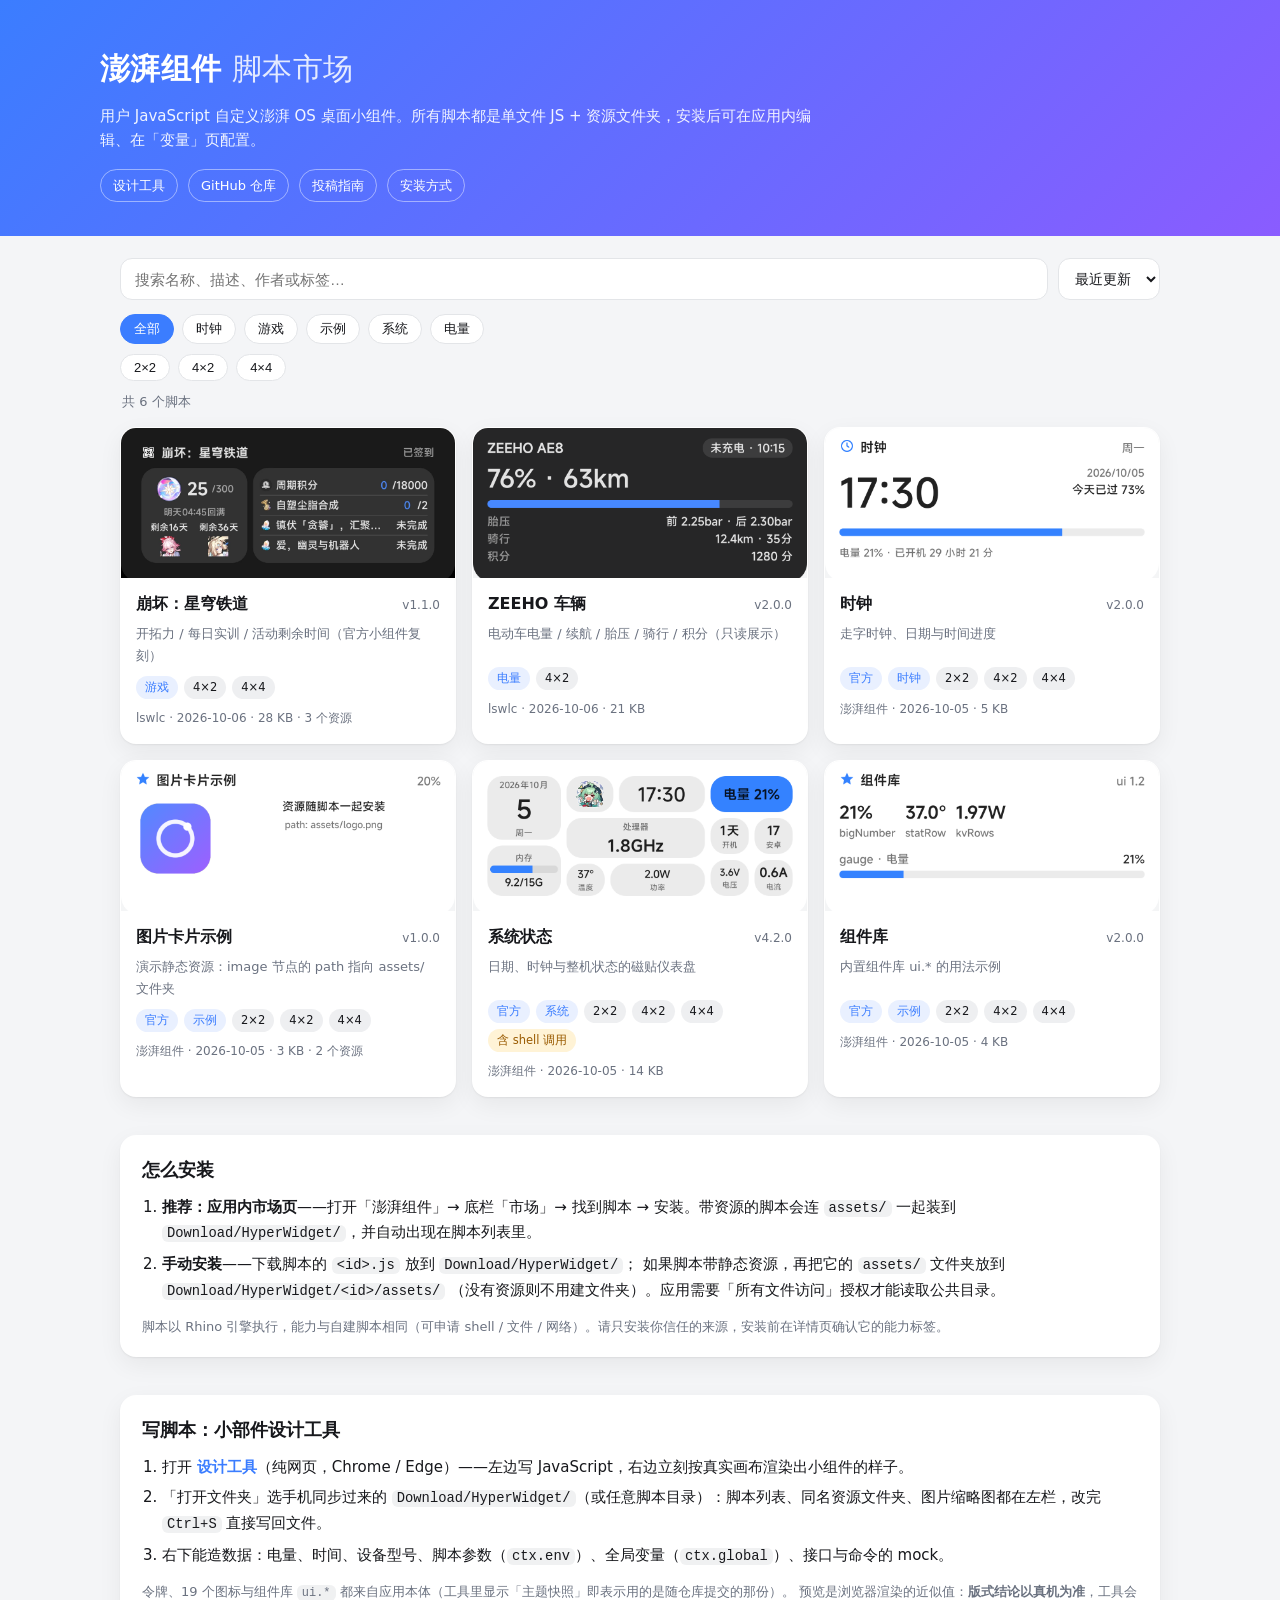
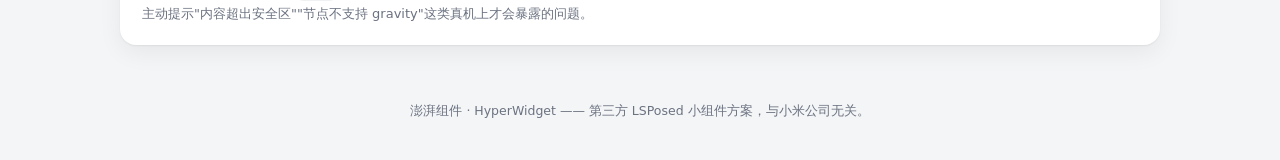
<file: index.html>
<!DOCTYPE html>
<html lang="zh-CN">
<head>
<meta charset="utf-8">
<meta name="viewport" content="width=device-width, initial-scale=1">
<title>澎湃组件 · 脚本市场</title>
<meta name="description" content="澎湃组件（HyperWidget）脚本市场：浏览、搜索与安装小组件 JavaScript 脚本。">
<link rel="stylesheet" href="web/style.css">
</head>
<body>
<header class="hero">
  <div class="hero-inner">
    <h1>澎湃组件 <span>脚本市场</span></h1>
    <p>用户 JavaScript 自定义澎湃 OS 桌面小组件。所有脚本都是单文件 JS + 资源文件夹，安装后可在应用内编辑、在「变量」页配置。</p>
    <nav class="hero-links">
      <a href="studio/" title="网页版小部件设计工具：左边写脚本、右边实时预览">设计工具</a>
      <a href="https://github.com/lswlc33/HyperWidgetMarket" target="_blank" rel="noopener">GitHub 仓库</a>
      <a href="https://github.com/lswlc33/HyperWidgetMarket/blob/main/README.md" target="_blank" rel="noopener">投稿指南</a>
      <a href="#install">安装方式</a>
    </nav>
  </div>
</header>

<main>
  <section class="toolbar">
    <input id="search" type="search" placeholder="搜索名称、描述、作者或标签…" autocomplete="off">
    <select id="sort" aria-label="排序">
      <option value="updated">最近更新</option>
      <option value="name">按名称</option>
      <option value="version">按版本</option>
    </select>
  </section>
  <section class="filters" id="categoryFilters" aria-label="分类筛选"></section>
  <section class="filters" id="sizeFilters" aria-label="尺寸筛选"></section>
  <p class="count" id="count"></p>
  <div class="grid" id="grid"></div>
  <p class="empty" id="empty" hidden>没有匹配的脚本</p>

  <section class="install" id="install">
    <h2>怎么安装</h2>
    <ol>
      <li><b>推荐：应用内市场页</b>——打开「澎湃组件」→ 底栏「市场」→ 找到脚本 → 安装。带资源的脚本会连 <code>assets/</code> 一起装到
        <code>Download/HyperWidget/</code>，并自动出现在脚本列表里。</li>
      <li><b>手动安装</b>——下载脚本的 <code>&lt;id&gt;.js</code> 放到 <code>Download/HyperWidget/</code>；
        如果脚本带静态资源，再把它的 <code>assets/</code> 文件夹放到 <code>Download/HyperWidget/&lt;id&gt;/assets/</code>
        （没有资源则不用建文件夹）。应用需要「所有文件访问」授权才能读取公共目录。</li>
    </ol>
    <p class="note">脚本以 Rhino 引擎执行，能力与自建脚本相同（可申请 shell / 文件 / 网络）。请只安装你信任的来源，安装前在详情页确认它的能力标签。</p>
  </section>

  <section class="install" id="studio">
    <h2>写脚本：小部件设计工具</h2>
    <ol>
      <li>打开 <a href="studio/"><b>设计工具</b></a>（纯网页，Chrome / Edge）——左边写 JavaScript，右边立刻按真实画布渲染出小组件的样子。</li>
      <li>「打开文件夹」选手机同步过来的 <code>Download/HyperWidget/</code>（或任意脚本目录）：脚本列表、同名资源文件夹、图片缩略图都在左栏，改完 <code>Ctrl+S</code> 直接写回文件。</li>
      <li>右下能造数据：电量、时间、设备型号、脚本参数（<code>ctx.env</code>）、全局变量（<code>ctx.global</code>）、接口与命令的 mock。</li>
    </ol>
    <p class="note">令牌、19 个图标与组件库 <code>ui.*</code> 都来自应用本体（工具里显示「主题快照」即表示用的是随仓库提交的那份）。
      预览是浏览器渲染的近似值：<b>版式结论以真机为准</b>，工具会主动提示"内容超出安全区""节点不支持 gravity"这类真机上才会暴露的问题。</p>
  </section>
</main>

<footer>
  <p>澎湃组件 · HyperWidget —— 第三方 LSPosed 小组件方案，与小米公司无关。</p>
</footer>

<dialog id="detail" aria-label="脚本详情">
  <div class="detail-head">
    <h3 id="dTitle"></h3>
    <button class="close" id="dClose" aria-label="关闭">✕</button>
  </div>
  <div class="detail-body" id="dBody"></div>
</dialog>

<script src="web/app.js"></script>
</body>
</html>
</file>
<file: web/style.css>
/* 市场展示页样式：浅色/深色跟随系统，移动端自适应，无外部依赖 */
:root {
  --bg: #f4f5f7;
  --card: #ffffff;
  --text: #17181c;
  --muted: #6b7280;
  --line: #e3e5e8;
  --accent: #3b7dff;
  --accent-weak: #e9f0ff;
  --warn: #9a5b00;
  --warn-bg: #fff3d6;
  --shadow: 0 1px 2px rgba(16, 18, 22, .06), 0 8px 24px rgba(16, 18, 22, .06);
  --radius: 16px;
}
@media (prefers-color-scheme: dark) {
  :root {
    --bg: #101114;
    --card: #1b1d22;
    --text: #f1f2f4;
    --muted: #9aa0a6;
    --line: #2b2e34;
    --accent: #6ea0ff;
    --accent-weak: #1c2740;
    --warn: #f0c674;
    --warn-bg: #3a2c12;
    --shadow: 0 1px 2px rgba(0, 0, 0, .4), 0 10px 28px rgba(0, 0, 0, .35);
  }
}
* { box-sizing: border-box; }
body {
  margin: 0;
  background: var(--bg);
  color: var(--text);
  font: 15px/1.65 system-ui, -apple-system, "Segoe UI", "PingFang SC", "MiSans", "Microsoft YaHei", sans-serif;
  -webkit-font-smoothing: antialiased;
}
a { color: var(--accent); text-decoration: none; }
a:hover { text-decoration: underline; }
code { font-family: ui-monospace, "SF Mono", Consolas, monospace; font-size: .92em; background: color-mix(in srgb, var(--line) 55%, transparent); padding: 1px 5px; border-radius: 6px; }

/* ---------- 头部 ---------- */
.hero {
  background: linear-gradient(135deg, #3b7dff, #8a5cff);
  color: #fff;
  padding: 44px 20px 34px;
}
.hero-inner { max-width: 1080px; margin: 0 auto; }
.hero h1 { margin: 0 0 10px; font-size: 30px; letter-spacing: .3px; }
.hero h1 span { font-weight: 400; opacity: .85; }
.hero p { margin: 0 0 16px; max-width: 720px; color: rgba(255, 255, 255, .92); }
.hero-links { display: flex; gap: 10px; flex-wrap: wrap; }
.hero-links a {
  color: #fff; border: 1px solid rgba(255, 255, 255, .45); padding: 5px 12px;
  border-radius: 999px; font-size: 13px;
}
.hero-links a:hover { background: rgba(255, 255, 255, .16); text-decoration: none; }

/* ---------- 工具条与筛选 ---------- */
main { max-width: 1080px; margin: 0 auto; padding: 22px 20px 8px; }
.toolbar { display: flex; gap: 10px; margin-bottom: 14px; }
#search {
  flex: 1; padding: 11px 14px; border-radius: 12px; border: 1px solid var(--line);
  background: var(--card); color: var(--text); font-size: 15px; outline: none;
}
#search:focus { border-color: var(--accent); box-shadow: 0 0 0 3px color-mix(in srgb, var(--accent) 22%, transparent); }
#sort {
  padding: 11px 12px; border-radius: 12px; border: 1px solid var(--line);
  background: var(--card); color: var(--text); font-size: 14px;
}
.filters { display: flex; gap: 8px; flex-wrap: wrap; margin-bottom: 10px; }
.filter {
  border: 1px solid var(--line); background: var(--card); color: var(--text);
  padding: 5px 13px; border-radius: 999px; font-size: 13px; cursor: pointer;
}
.filter:hover { border-color: var(--accent); }
.filter.on { background: var(--accent); border-color: var(--accent); color: #fff; }
.count { color: var(--muted); font-size: 13px; margin: 4px 2px 14px; }

/* ---------- 卡片 ---------- */
.grid { display: grid; grid-template-columns: repeat(auto-fill, minmax(272px, 1fr)); gap: 16px; }
.card {
  background: var(--card); border-radius: var(--radius); overflow: hidden;
  box-shadow: var(--shadow); cursor: pointer; border: 1px solid transparent;
  transition: transform .12s ease, border-color .12s ease;
  outline: none;
}
.card:hover, .card:focus-visible { transform: translateY(-2px); border-color: var(--accent); }
.thumb {
  height: 150px; display: flex; align-items: center; justify-content: center;
  background: color-mix(in srgb, var(--line) 40%, transparent); overflow: hidden;
}
.thumb img { width: 100%; height: 100%; object-fit: cover; }
.no-preview { color: var(--muted); font-size: 13px; border: 1px dashed var(--line); padding: 8px 16px; border-radius: 10px; }
.card-body { padding: 13px 15px 14px; }
.title-row { display: flex; align-items: baseline; justify-content: space-between; gap: 8px; }
.title-row h3 { margin: 0; font-size: 16px; }
.ver { color: var(--muted); font-size: 12px; white-space: nowrap; }
.desc { margin: 6px 0 10px; color: var(--muted); font-size: 13px; min-height: 2.6em; }
.chips { display: flex; gap: 6px; flex-wrap: wrap; }
.badge {
  font-size: 11.5px; padding: 2px 9px; border-radius: 999px;
  background: color-mix(in srgb, var(--line) 60%, transparent); color: var(--text);
}
.badge.official { background: var(--accent-weak); color: var(--accent); }
.badge.cat { background: var(--accent-weak); color: var(--accent); }
.badge.warn { background: var(--warn-bg); color: var(--warn); }
.meta { margin: 10px 0 0; color: var(--muted); font-size: 12px; }
.empty { text-align: center; color: var(--muted); padding: 40px 0; }

/* ---------- 安装说明 ---------- */
.install { margin: 38px 0 10px; background: var(--card); border-radius: var(--radius); padding: 20px 22px; box-shadow: var(--shadow); }
.install h2 { margin: 0 0 10px; font-size: 18px; }
.install ol { margin: 0; padding-left: 20px; }
.install li { margin: 6px 0; }
.note { color: var(--muted); font-size: 13px; margin: 12px 0 0; }

/* ---------- 详情弹层 ---------- */
dialog {
  border: none; border-radius: 18px; padding: 0; width: min(760px, 92vw);
  max-height: 88vh; background: var(--card); color: var(--text); box-shadow: var(--shadow);
}
dialog::backdrop { background: rgba(8, 9, 11, .55); backdrop-filter: blur(3px); }
.detail-head {
  display: flex; align-items: center; justify-content: space-between;
  padding: 16px 20px 12px; border-bottom: 1px solid var(--line);
  position: sticky; top: 0; background: var(--card); border-radius: 18px 18px 0 0;
}
.detail-head h3 { margin: 0; font-size: 17px; }
.close { border: none; background: none; color: var(--muted); font-size: 17px; cursor: pointer; padding: 4px 8px; }
.close:hover { color: var(--text); }
.detail-body { padding: 16px 20px 22px; overflow-y: auto; max-height: calc(88vh - 60px); }
.gallery { display: flex; gap: 12px; overflow-x: auto; padding-bottom: 8px; margin-bottom: 14px; }
.gallery figure { margin: 0; flex: 0 0 auto; text-align: center; }
.gallery img { height: 150px; border-radius: 12px; border: 1px solid var(--line); display: block; }
.gallery figcaption { color: var(--muted); font-size: 12px; margin-top: 5px; }
.detail-desc { margin: 0 0 14px; }
.block { margin: 14px 0; }
.block h4 { margin: 0 0 6px; font-size: 14px; color: var(--muted); font-weight: 600; }
.block p { margin: 0; }
.warn-block { background: var(--warn-bg); color: var(--warn); border-radius: 12px; padding: 10px 14px; }
.warn-block h4 { color: inherit; }
.kv { display: grid; grid-template-columns: 78px 1fr; gap: 6px 14px; margin: 0; }
.kv dt { color: var(--muted); font-size: 13px; }
.kv dd { margin: 0; font-size: 14px; }
.steps { margin: 0 0 8px; padding-left: 20px; }
.steps li { margin: 4px 0; font-size: 14px; }
.fileline { display: flex; align-items: center; gap: 10px; flex-wrap: wrap; }
.linkbtn {
  border: 1px solid var(--line); border-radius: 999px; padding: 4px 12px; font-size: 13px;
}
.linkbtn:hover { border-color: var(--accent); text-decoration: none; }

footer { text-align: center; color: var(--muted); font-size: 12.5px; padding: 26px 20px 34px; }

@media (max-width: 520px) {
  .hero { padding: 34px 16px 26px; }
  .hero h1 { font-size: 24px; }
  main { padding: 16px 14px 6px; }
  .thumb { height: 128px; }
}
</file>
